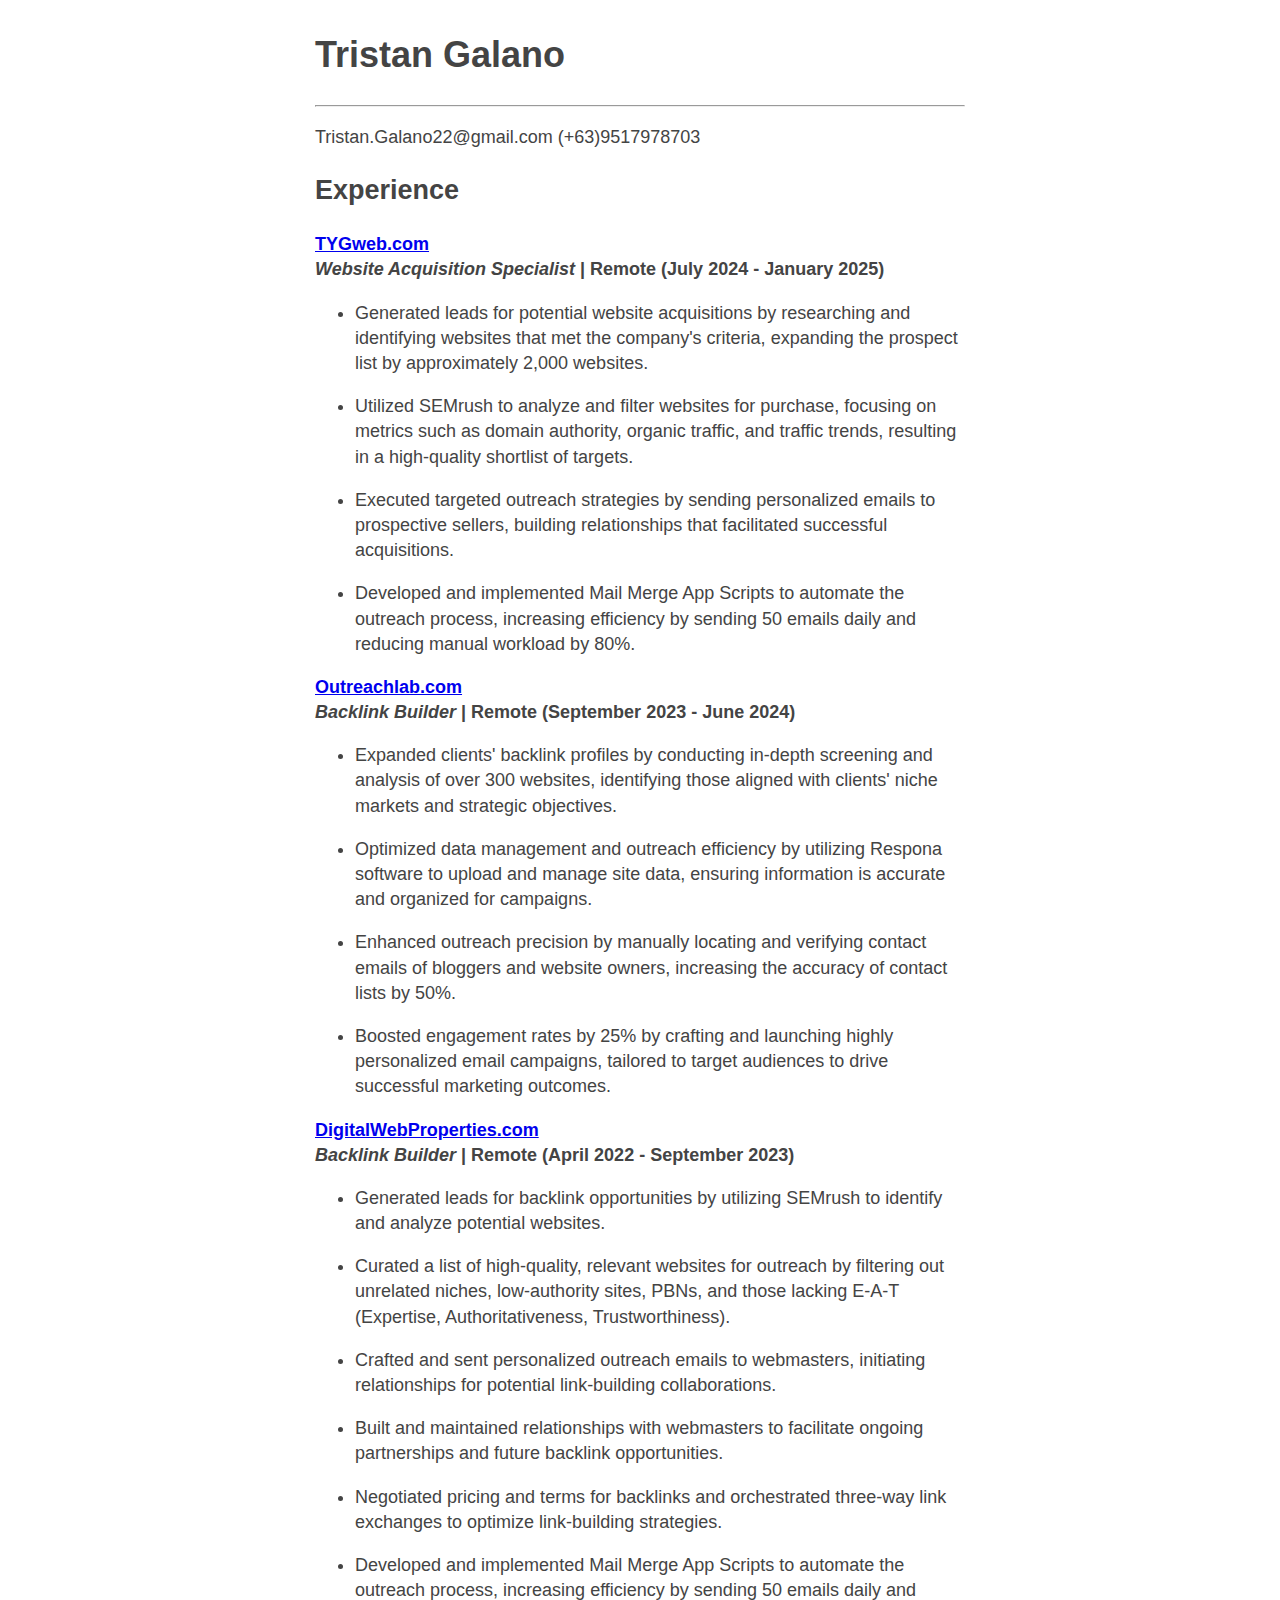
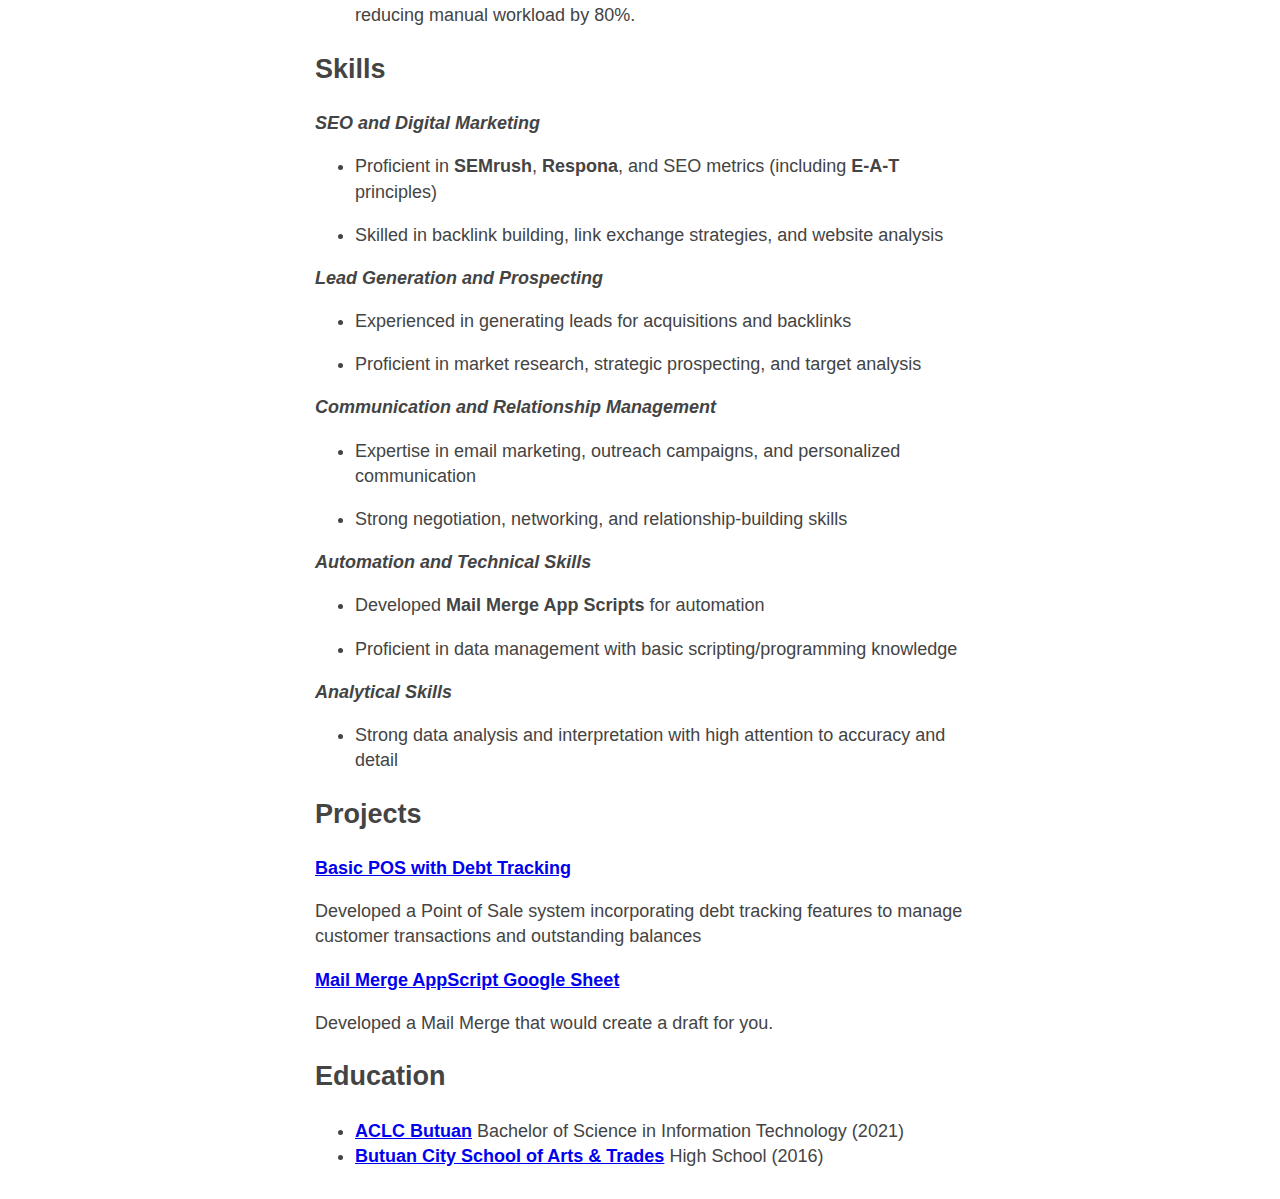
<file: index.html>
<!DOCTYPE html>
<html lang="en">
  <head>
    <meta charset="utf-8" />
    <meta name="viewport" content="width=device-width, initial-scale=1" />
    <title>Tristan Galano Resume</title>
    <style>
      body {
        font-family: Arial, sans-serif;
        line-height: 1.4;
        max-width: 650px;
        margin: 30px auto;
        padding: 0 10px;
        font-size: 18px;
        color: #444;
      }
    </style>
  </head>
  <body>
    <header>
      <h1>Tristan Galano</h1>
      <hr />
      <aside><p>Tristan.Galano22@gmail.com (+63)9517978703</p></aside>
    </header>
    <h2>Experience</h2>
    <a href="https://tygweb.com/"><strong>TYGweb.com</strong></a
    ><br />
    <strong
      ><em> Website Acquisition Specialist </em>| Remote (July 2024 -
      January 2025)</strong
    >
    <ul>
      <li>
        <p>
          Generated leads for potential website acquisitions by researching and
          identifying websites that met the company's criteria, expanding the
          prospect list by approximately 2,000 websites.
        </p>
      </li>
      <li>
        <p>
          Utilized SEMrush to analyze and filter websites for purchase, focusing
          on metrics such as domain authority, organic traffic, and traffic
          trends, resulting in a high-quality shortlist of targets.
        </p>
      </li>
      <li>
        <p>
          Executed targeted outreach strategies by sending personalized emails
          to prospective sellers, building relationships that facilitated
          successful acquisitions.
        </p>
      </li>
      <li>
        <p>
          Developed and implemented Mail Merge App Scripts to automate the
          outreach process, increasing efficiency by sending 50 emails daily and
          reducing manual workload by 80%.
        </p>
      </li>
    </ul>
    <a href="https://www.outreachlabs.com/"><strong>Outreachlab.com</strong></a
    ><br />
    <strong
      ><em>Backlink Builder</em> | Remote (September 2023 - June 2024)</strong
    >
    <ul>
      <li>
        <p>
          Expanded clients' backlink profiles by conducting in-depth screening
          and analysis of over 300 websites, identifying those aligned with
          clients' niche markets and strategic objectives.
        </p>
      </li>
      <li>
        <p>
          Optimized data management and outreach efficiency by utilizing Respona
          software to upload and manage site data, ensuring information is
          accurate and organized for campaigns.
        </p>
      </li>
      <li>
        <p>
          Enhanced outreach precision by manually locating and verifying contact
          emails of bloggers and website owners, increasing the accuracy of
          contact lists by 50%.
        </p>
      </li>
      <li>
        <p>
          Boosted engagement rates by 25% by crafting and launching highly
          personalized email campaigns, tailored to target audiences to drive
          successful marketing outcomes.
        </p>
      </li>
    </ul>
    <a href="http://www.digitalwebproperties.com/"
      ><strong>DigitalWebProperties.com</strong></a
    ><br />
    <strong
      ><em>Backlink Builder</em> | Remote (April 2022 - September 2023)</strong
    >
    <ul>
      <li>
        <p>
          Generated leads for backlink opportunities by utilizing SEMrush to
          identify and analyze potential websites.
        </p>
      </li>
      <li>
        <p>
          Curated a list of high-quality, relevant websites for outreach by
          filtering out unrelated niches, low-authority sites, PBNs, and those
          lacking E-A-T (Expertise, Authoritativeness, Trustworthiness).
        </p>
      </li>
      <li>
        <p>
          Crafted and sent personalized outreach emails to webmasters,
          initiating relationships for potential link-building collaborations.
        </p>
      </li>
      <li>
        <p>
          Built and maintained relationships with webmasters to facilitate
          ongoing partnerships and future backlink opportunities.
        </p>
      </li>
      <li>
        <p>
          Negotiated pricing and terms for backlinks and orchestrated three-way
          link exchanges to optimize link-building strategies.
        </p>
      </li>
      <li>
        <p>
          Developed and implemented Mail Merge App Scripts to automate the
          outreach process, increasing efficiency by sending 50 emails daily and
          reducing manual workload by 80%.
        </p>
      </li>
    </ul>
    <h2>Skills</h2>

    <em><strong>SEO and Digital Marketing</strong></em>
    <ul>
      <li>
        <p>
          Proficient in <strong>SEMrush</strong>, <strong>Respona</strong>, and
          SEO metrics (including <strong>E-A-T</strong> principles)
        </p>
      </li>
      <li>
        <p>
          Skilled in backlink building, link exchange strategies, and website
          analysis
        </p>
      </li>
    </ul>

    <em><strong>Lead Generation and Prospecting</strong></em>
    <ul>
      <li>
        <p>Experienced in generating leads for acquisitions and backlinks</p>
      </li>
      <li>
        <p>
          Proficient in market research, strategic prospecting, and target
          analysis
        </p>
      </li>
    </ul>

    <em><strong>Communication and Relationship Management</strong></em>
    <ul>
      <li>
        <p>
          Expertise in email marketing, outreach campaigns, and personalized
          communication
        </p>
      </li>
      <li>
        <p>Strong negotiation, networking, and relationship-building skills</p>
      </li>
    </ul>

    <em><strong>Automation and Technical Skills</strong></em>
    <ul>
      <li>
        <p>Developed <strong>Mail Merge App Scripts</strong> for automation</p>
      </li>
      <li>
        <p>
          Proficient in data management with basic scripting/programming
          knowledge
        </p>
      </li>
    </ul>

    <em><strong>Analytical Skills</strong></em>
    <ul>
      <li>
        <p>
          Strong data analysis and interpretation with high attention to
          accuracy and detail
        </p>
      </li>
    </ul>
    <h2>Projects</h2>
    <a href="https://github.com/Tristan-Galano/pos-with-debt-tracking"><strong>Basic POS with Debt Tracking</strong></a>
    <p>Developed a Point of Sale system incorporating debt tracking features to manage customer transactions and outstanding balances</p>
    <a href="https://github.com/Tristan-Galano/Mail-Merge-App-Google-Sheet-"><strong>Mail Merge AppScript Google Sheet</strong></a>
    <p>Developed a Mail Merge that would create a draft for you.</p>
    <h2>Education</h2>
    <ul>
      <li>
        <a href="http://www.aclcbutuan.edu.ph/"><strong>ACLC Butuan</strong></a>
        Bachelor of Science in Information Technology (2021)
      </li>
      <li>
        <a href="https://bcsat.depedbutuancity.com/"
          ><strong>Butuan City School of Arts & Trades</strong></a
        >
        High School (2016)
      </li>
    </ul>
  </body>
</html>
</file>
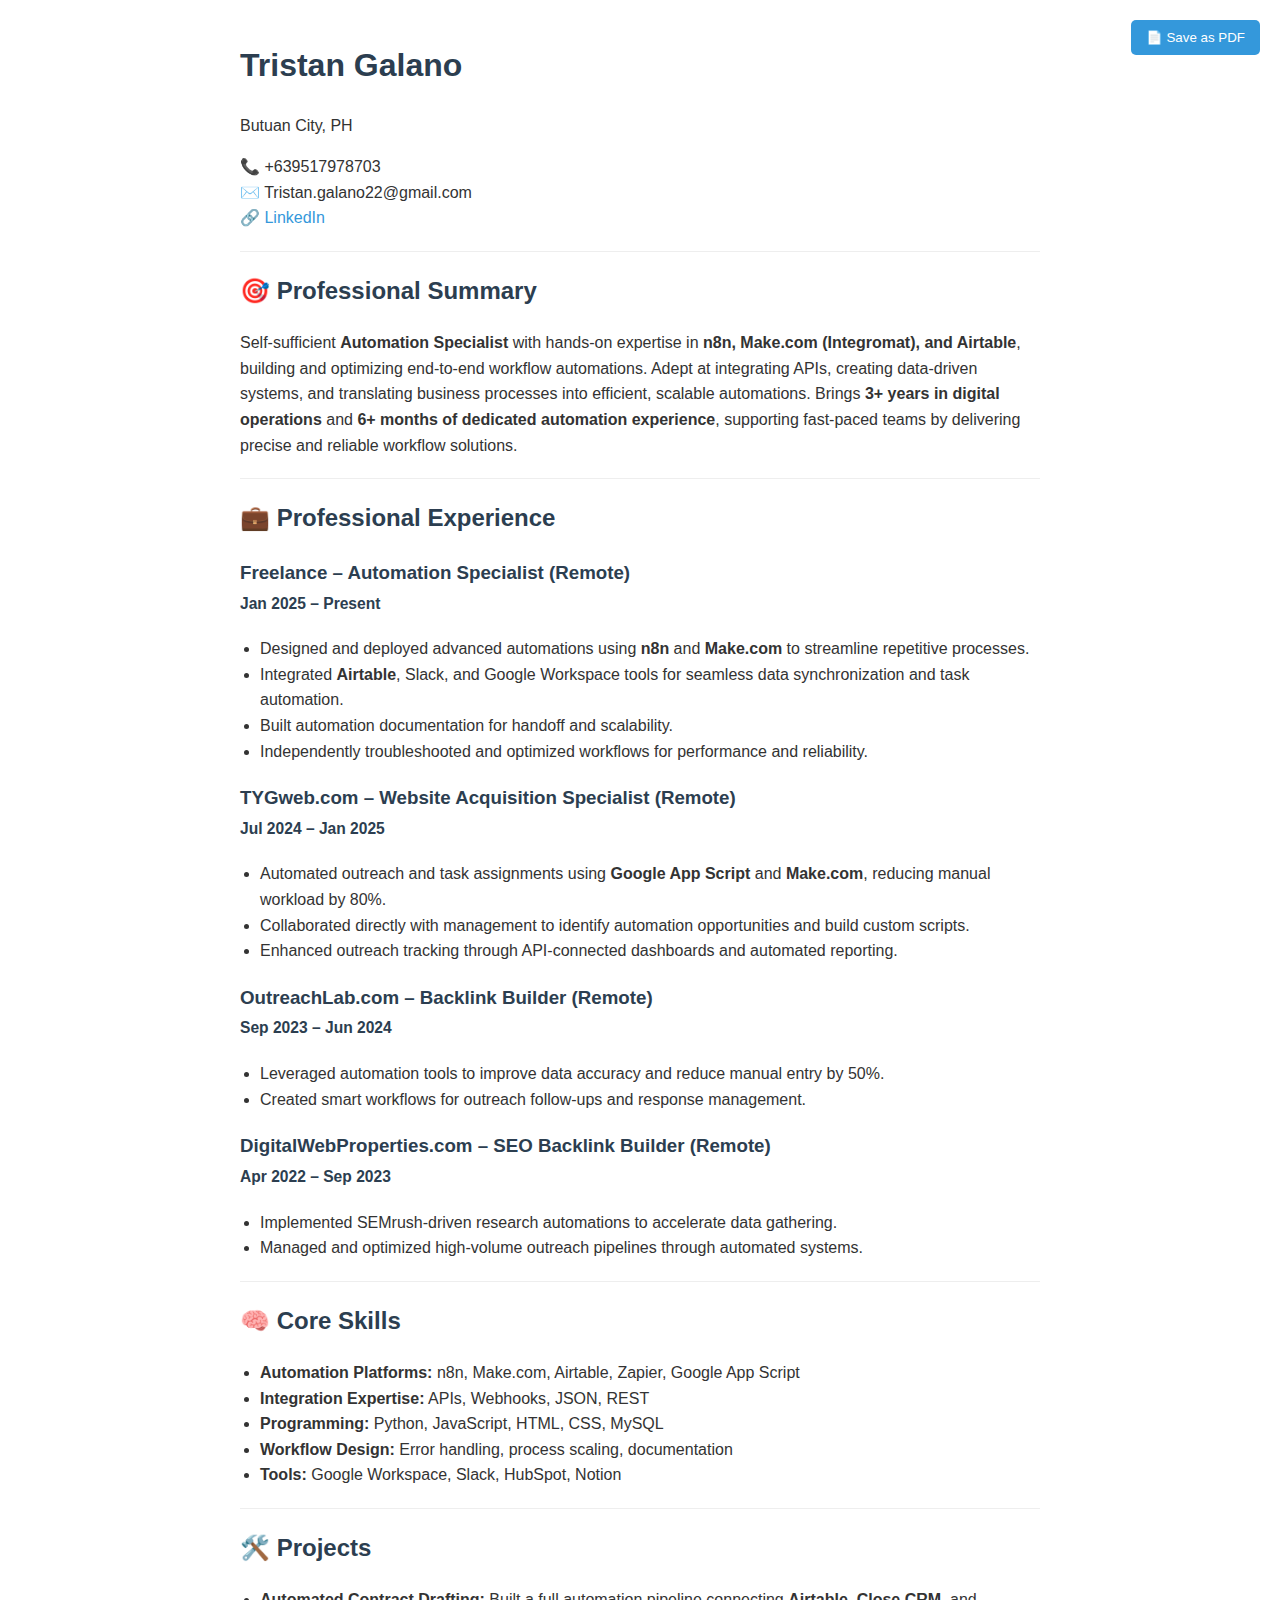
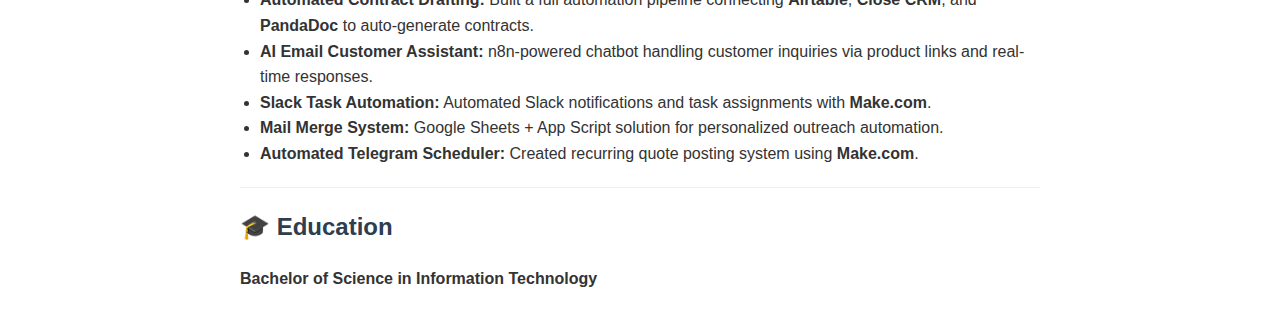
<file: resume.html>
<!DOCTYPE html>
<html lang="en">
<head>
  <meta charset="UTF-8">
  <title>Tristan Galano - Resume</title>
  <style>
    body {
      font-family: Arial, sans-serif;
      max-width: 800px;
      margin: 40px auto;
      padding: 0 20px;
      line-height: 1.6;
      color: #333;
      background-color: #fff;
    }
    h1, h2, h3 {
      color: #2c3e50;
    }
    a {
      color: #3498db;
      text-decoration: none;
    }
    hr {
      border: 0;
      border-top: 1px solid #eee;
      margin: 20px 0;
    }
    ul {
      padding-left: 20px;
    }
    button#print-btn {
      position: fixed;
      top: 20px;
      right: 20px;
      padding: 10px 15px;
      background-color: #3498db;
      color: white;
      border: none;
      border-radius: 5px;
      cursor: pointer;
      z-index: 1000;
    }
    @media print {
      button#print-btn {
        display: none;
      }
    }
  </style>
</head>
<body>

  <button id="print-btn" onclick="window.print()">📄 Save as PDF</button>

  <h1>Tristan Galano</h1>
  <p>Butuan City, PH</p>
  <p>📞 +639517978703<br>
  ✉️ Tristan.galano22@gmail.com<br>
  🔗 <a href="https://www.linkedin.com/in/tristangalano/" target="_blank">LinkedIn</a></p>

  <hr>

  <h2>🎯 Professional Summary</h2>
  <p>Self-sufficient <strong>Automation Specialist</strong> with hands-on expertise in <strong>n8n, Make.com (Integromat), and Airtable</strong>, building and optimizing end-to-end workflow automations. Adept at integrating APIs, creating data-driven systems, and translating business processes into efficient, scalable automations. Brings <strong>3+ years in digital operations</strong> and <strong>6+ months of dedicated automation experience</strong>, supporting fast-paced teams by delivering precise and reliable workflow solutions.</p>

  <hr>

  <h2>💼 Professional Experience</h2>

  <h3>Freelance – Automation Specialist (Remote)<br><small>Jan 2025 – Present</small></h3>
  <ul>
    <li>Designed and deployed advanced automations using <strong>n8n</strong> and <strong>Make.com</strong> to streamline repetitive processes.</li>
    <li>Integrated <strong>Airtable</strong>, Slack, and Google Workspace tools for seamless data synchronization and task automation.</li>
    <li>Built automation documentation for handoff and scalability.</li>
    <li>Independently troubleshooted and optimized workflows for performance and reliability.</li>
  </ul>

  <h3>TYGweb.com – Website Acquisition Specialist (Remote)<br><small>Jul 2024 – Jan 2025</small></h3>
  <ul>
    <li>Automated outreach and task assignments using <strong>Google App Script</strong> and <strong>Make.com</strong>, reducing manual workload by 80%.</li>
    <li>Collaborated directly with management to identify automation opportunities and build custom scripts.</li>
    <li>Enhanced outreach tracking through API-connected dashboards and automated reporting.</li>
  </ul>

  <h3>OutreachLab.com – Backlink Builder (Remote)<br><small>Sep 2023 – Jun 2024</small></h3>
  <ul>
    <li>Leveraged automation tools to improve data accuracy and reduce manual entry by 50%.</li>
    <li>Created smart workflows for outreach follow-ups and response management.</li>
  </ul>

  <h3>DigitalWebProperties.com – SEO Backlink Builder (Remote)<br><small>Apr 2022 – Sep 2023</small></h3>
  <ul>
    <li>Implemented SEMrush-driven research automations to accelerate data gathering.</li>
    <li>Managed and optimized high-volume outreach pipelines through automated systems.</li>
  </ul>

  <hr>

  <h2>🧠 Core Skills</h2>
  <ul>
    <li><strong>Automation Platforms:</strong> n8n, Make.com, Airtable, Zapier, Google App Script</li>
    <li><strong>Integration Expertise:</strong> APIs, Webhooks, JSON, REST</li>
    <li><strong>Programming:</strong> Python, JavaScript, HTML, CSS, MySQL</li>
    <li><strong>Workflow Design:</strong> Error handling, process scaling, documentation</li>
    <li><strong>Tools:</strong> Google Workspace, Slack, HubSpot, Notion</li>
  </ul>

  <hr>

  <h2>🛠️ Projects</h2>
  <ul>
    <li><strong>Automated Contract Drafting:</strong> Built a full automation pipeline connecting <strong>Airtable</strong>, <strong>Close CRM</strong>, and <strong>PandaDoc</strong> to auto-generate contracts.</li>
    <li><strong>AI Email Customer Assistant:</strong> n8n-powered chatbot handling customer inquiries via product links and real-time responses.</li>
    <li><strong>Slack Task Automation:</strong> Automated Slack notifications and task assignments with <strong>Make.com</strong>.</li>
    <li><strong>Mail Merge System:</strong> Google Sheets + App Script solution for personalized outreach automation.</li>
    <li><strong>Automated Telegram Scheduler:</strong> Created recurring quote posting system using <strong>Make.com</strong>.</li>
  </ul>

  <hr>

  <h2>🎓 Education</h2>
  <p><strong>Bachelor of Science in Information Technology</strong></p>

</body>
</html>
</file>
